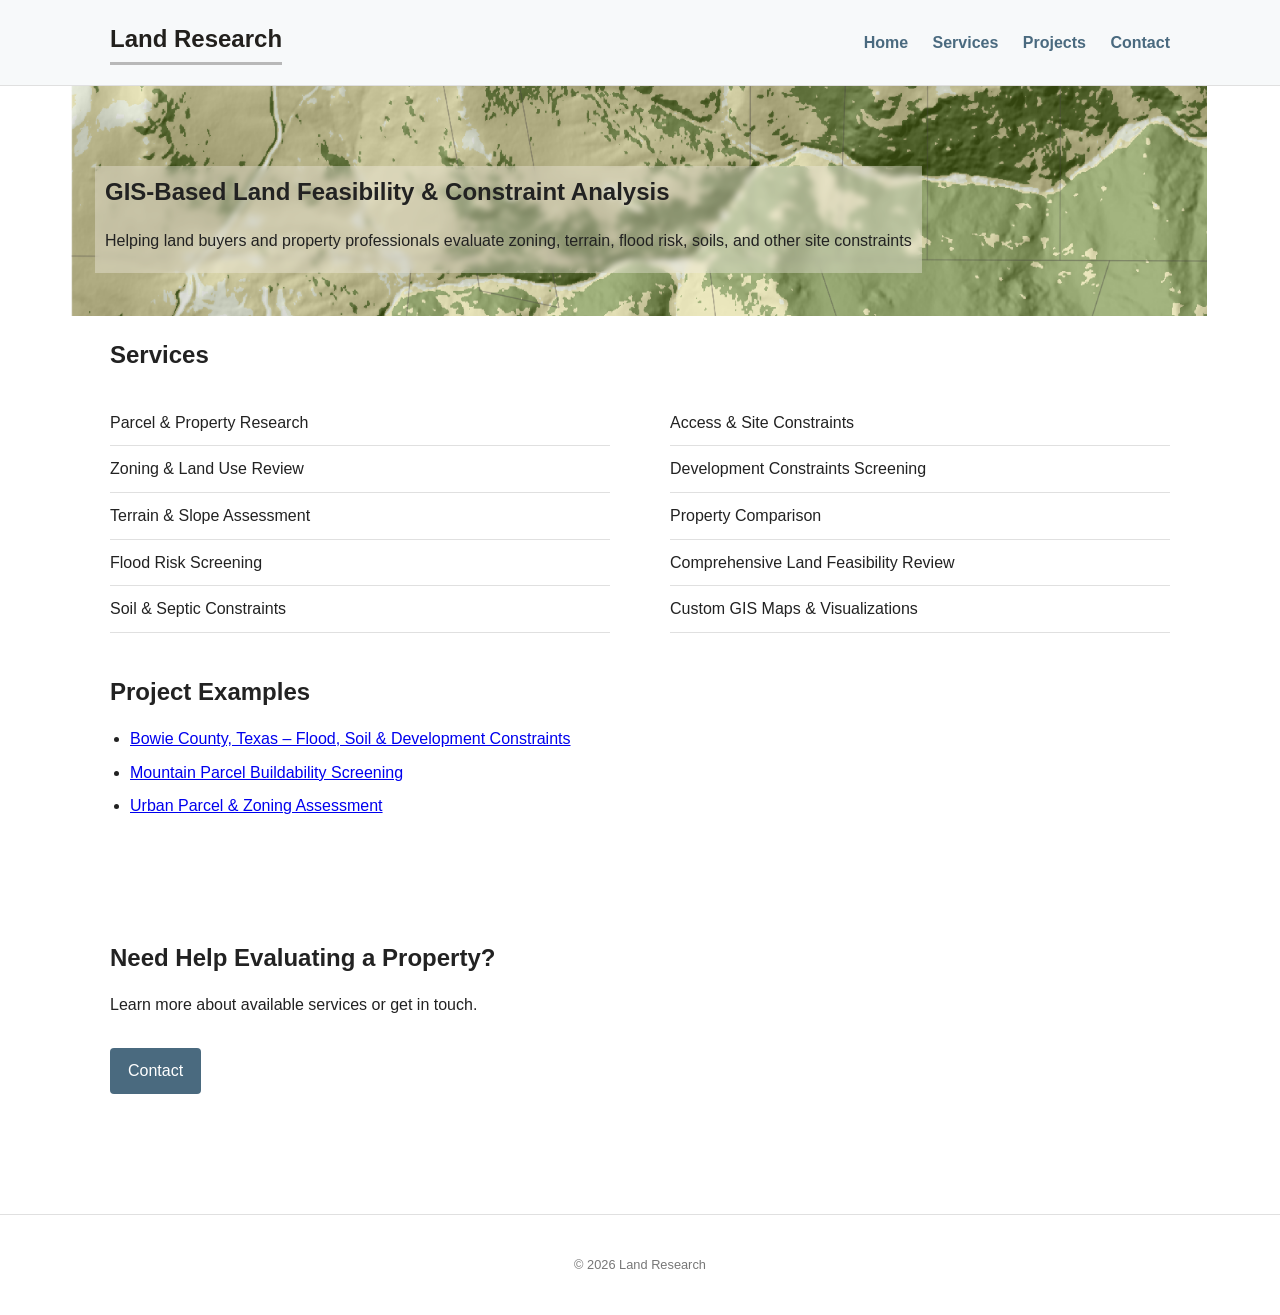
<file: index.html>
<!-- index.html -->


<!DOCTYPE html>
<html lang="en">
<head>
    <meta charset="UTF-8">
    <meta name="viewport" content="width=device-width, initial-scale=1.0">
    <title>Land Research</title>
    <link rel="stylesheet" href="styles.css">
</head>

<body>

<header>
    <div class="container nav">
        <h1 class="logo">Land Research</h1>
        <nav>
            <a href="index.html">Home</a>
            <a href="index.html#services">Services</a>
            <a href="index.html#projects">Projects</a>
            <a href="contact.html">Contact</a>
        </nav>
    </div>
</header>

<section class="hero">

    <div class="hero-overlay">

        <div class="hero-text">
            <h1>GIS-Based Land Feasibility & Constraint Analysis</h1>

            <p>
                Helping land buyers and property professionals evaluate zoning, terrain, flood risk, soils, and other site constraints
            </p>
        </div>

    </div>

</section>


<section class="services" id="services">
    <div class="container">

        <h2>Services</h2>

        <div class="service-groups">

            <div class="service-group">
                <ul>
                    <li>Parcel & Property Research</li>
                    <li>Zoning & Land Use Review</li>
                    <li>Terrain & Slope Assessment</li>
                    <li>Flood Risk Screening</li>
                    <li>Soil & Septic Constraints</li>
                </ul>
            </div>

            <div class="service-group">
                <ul>
                    <li>Access & Site Constraints</li>
                    <li>Development Constraints Screening</li>
                    <li>Property Comparison</li>
                    <li>Comprehensive Land Feasibility Review</li>
                    <li>Custom GIS Maps & Visualizations</li>
                </ul>
            </div>

        </div>

    </div>
</section>

<section class="projects" id="projects">
    <div class="container">

        <div class="link-box">

            <h2>Project Examples</h2>

           
            <ul>
                <li><a href="Projects\bowie_project.html">Bowie County, Texas – Flood, Soil & Development Constraints</a></li>
                <li><a href="Projects\larimer_project.html">Mountain Parcel Buildability Screening</a></li>
                <li><a href="Projects\denver_parcel_project.html">Urban Parcel & Zoning Assessment</a></li>
            </ul>

        </div>

    </div>
</section>

<section class="contact-preview">
    <div class="container">

        <h2>Need Help Evaluating a Property?</h2>

        <p>
            Learn more about available services or get in touch.
        </p>

        <a class="button" href="contact.html">Contact</a>

    </div>
</section>

<footer>
    <div class="container">
        <p>© 2026 Land Research</p>
    </div>
</footer>

</body>
</file>
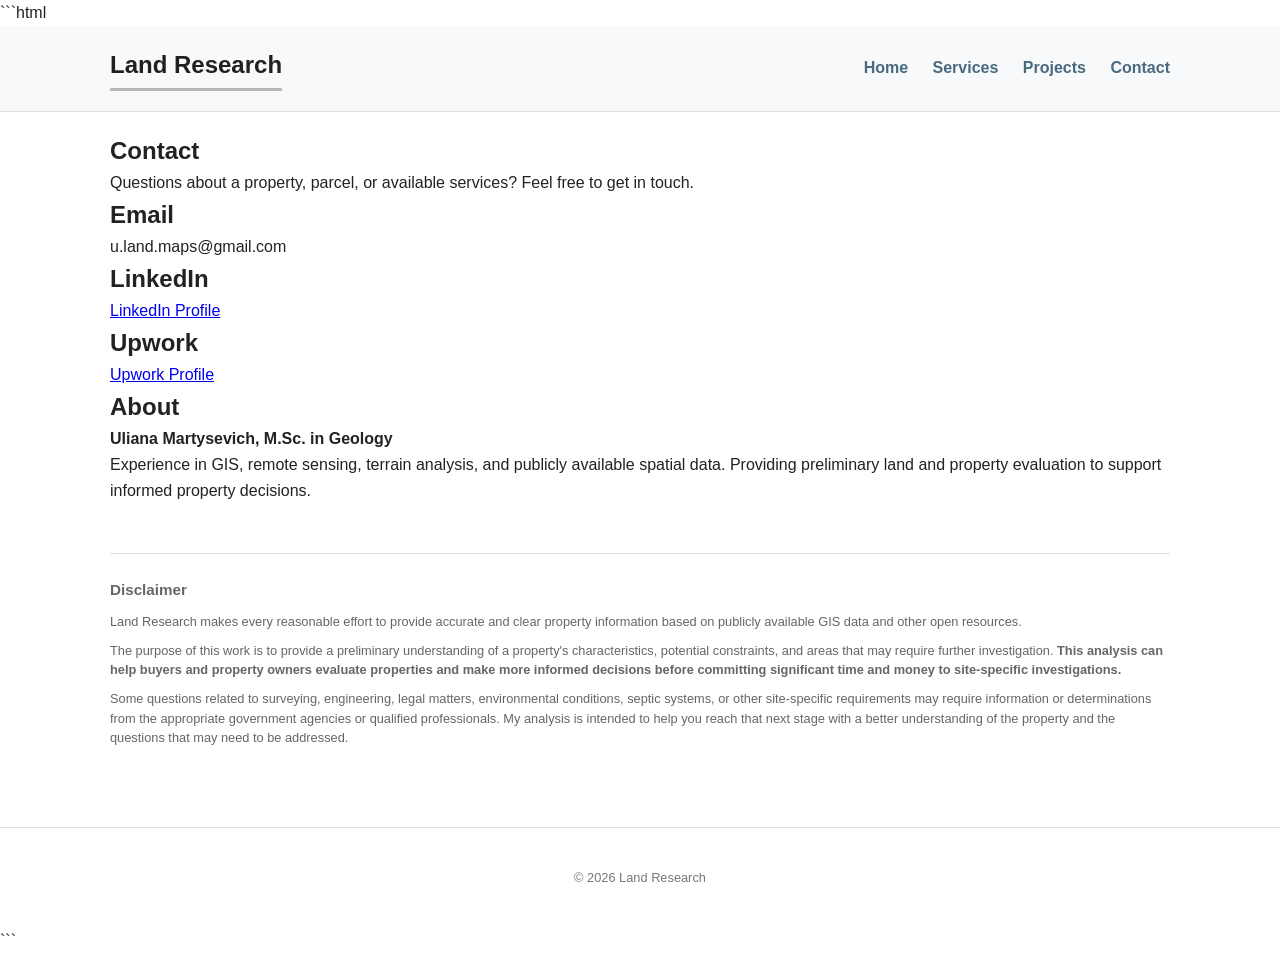
<file: contact.html>
```html
<!DOCTYPE html>
<html lang="en">

<head>

    <meta charset="UTF-8">
    <meta name="viewport" content="width=device-width, initial-scale=1.0">

    <title>Contact</title>

    <link rel="stylesheet" href="styles.css">

</head>

<body>

<header>

    <div class="container nav">

        <h1 class="logo">Land Research</h1>

        <nav>
            <a href="index.html">Home</a>
            <a href="index.html#services">Services</a>
            <a href="index.html#projects">Projects</a>
            <a href="contact.html">Contact</a>
        </nav>
    </div>

</header>


<main class="container">

<section class="page-header">

    <h1>Contact</h1>

    <p>
        Questions about a property, parcel, or available services?
        Feel free to get in touch.
    </p>

</section>


<section>

    <h2>Email</h2>

    <p>
        u.land.maps@gmail.com
    </p>

</section>


<section>

    <h2>LinkedIn</h2>

    <p>
        <a href="https://www.linkedin.com/in/u-martysevich" target="_blank">
            LinkedIn Profile
        </a>
    </p>

</section>


<section>

    <h2>Upwork</h2>

    <p>
        <a href="https://www.upwork.com/freelancers/~01363a36a1883f6e50?mp_source=share"target="_blank">
            Upwork Profile</a>
    </p>

</section>


<section>

    <h2>About</h2>

    <p>
        <strong>Uliana Martysevich, M.Sc. in Geology</strong>
    </p>

    <p>
        Experience in GIS, remote sensing, terrain analysis, and publicly available spatial data.
        Providing preliminary land and property evaluation to support informed property decisions.
    </p>

</section>

<section class="disclaimer">

    <h2>Disclaimer</h2>

    <p>
        Land Research makes every reasonable effort to provide accurate and clear
    property information based on publicly available GIS data and other open
    resources.
    </p>

    <p>
    The purpose of this work is to provide a preliminary understanding of
    a property's characteristics, potential constraints, and areas that may
    require further investigation.
    <strong>
        This analysis can help buyers and property owners evaluate properties
        and make more informed decisions before committing significant time
        and money to site-specific investigations.
    </strong>
    </p>

    <p>
        Some questions related to surveying, engineering, legal matters,
        environmental conditions, septic systems, or other site-specific
        requirements may require information or determinations from the
        appropriate government agencies or qualified professionals. My analysis
        is intended to help you reach that next stage with a better understanding
        of the property and the questions that may need to be addressed.
    </p>

</section>

</main>


<footer>

<div class="container">

<p>© 2026 Land Research</p>

</div>

</footer>

</body>

</html>
```
</file>
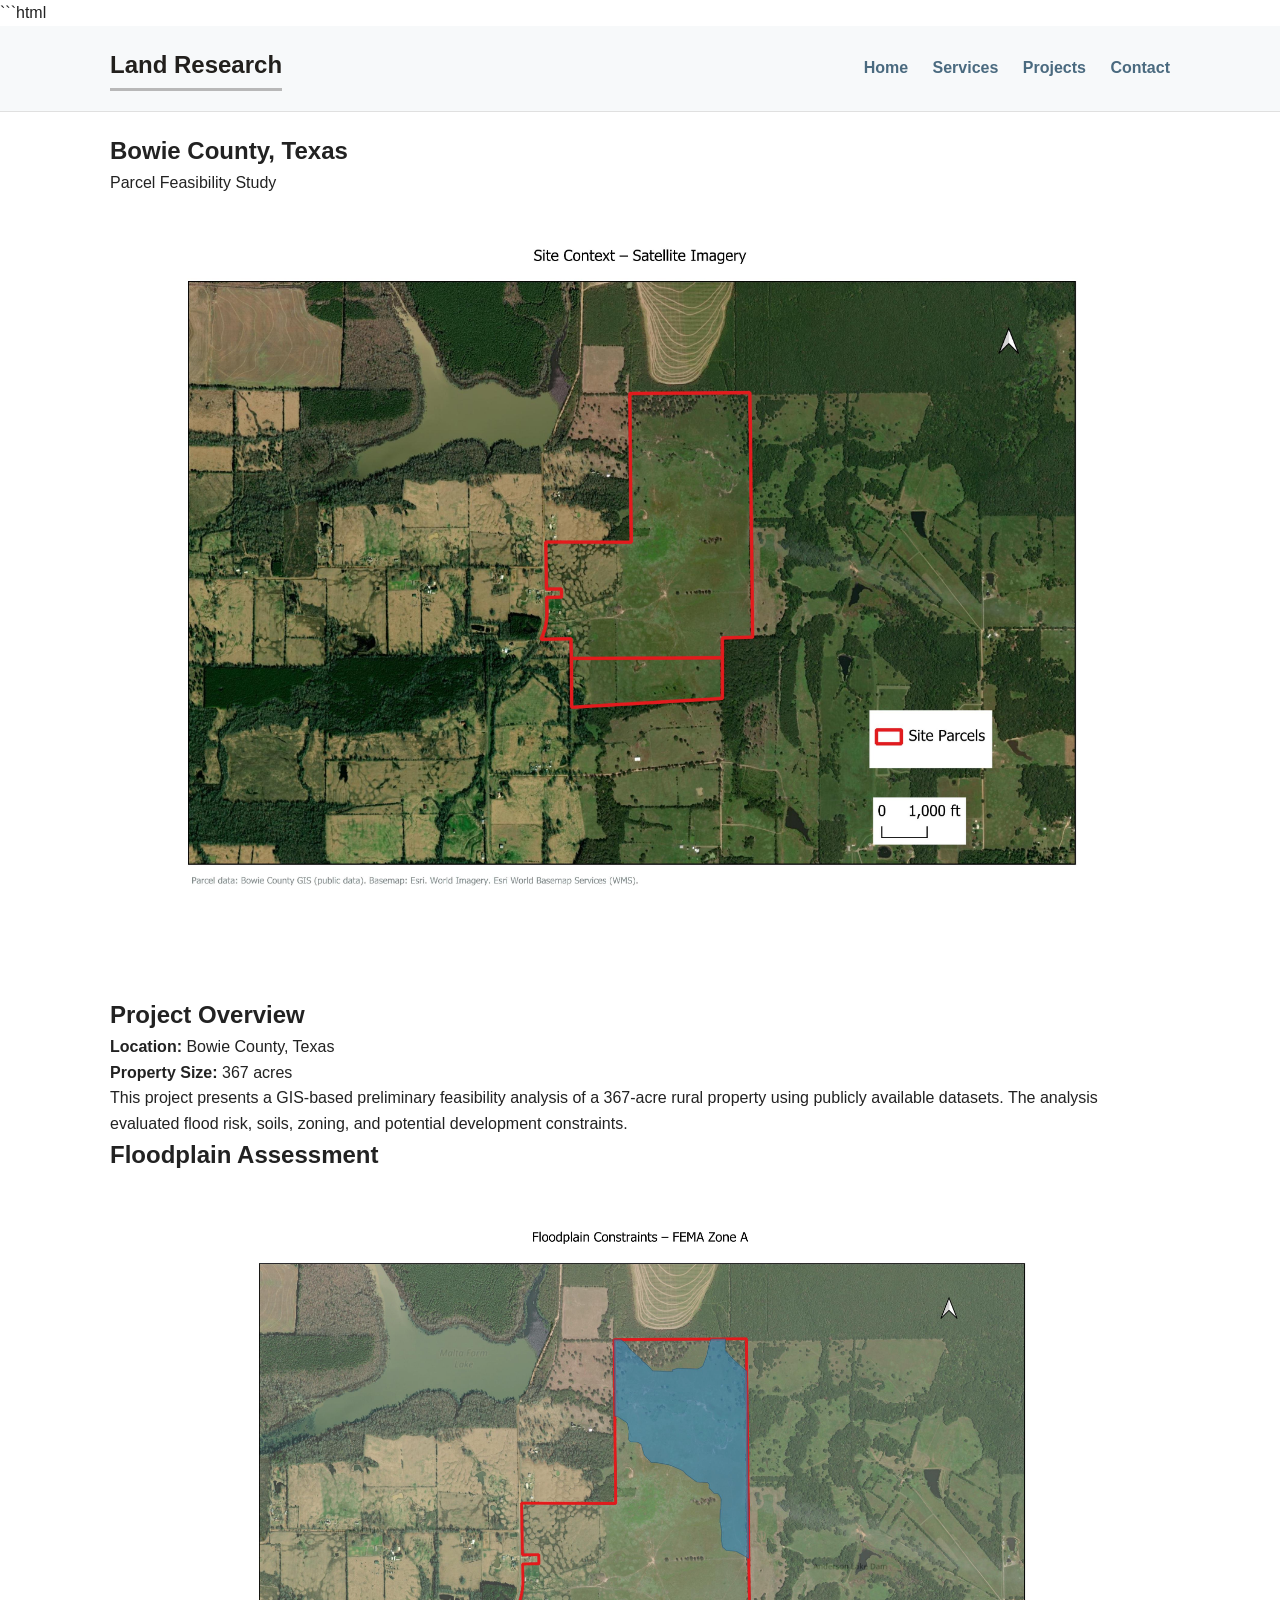
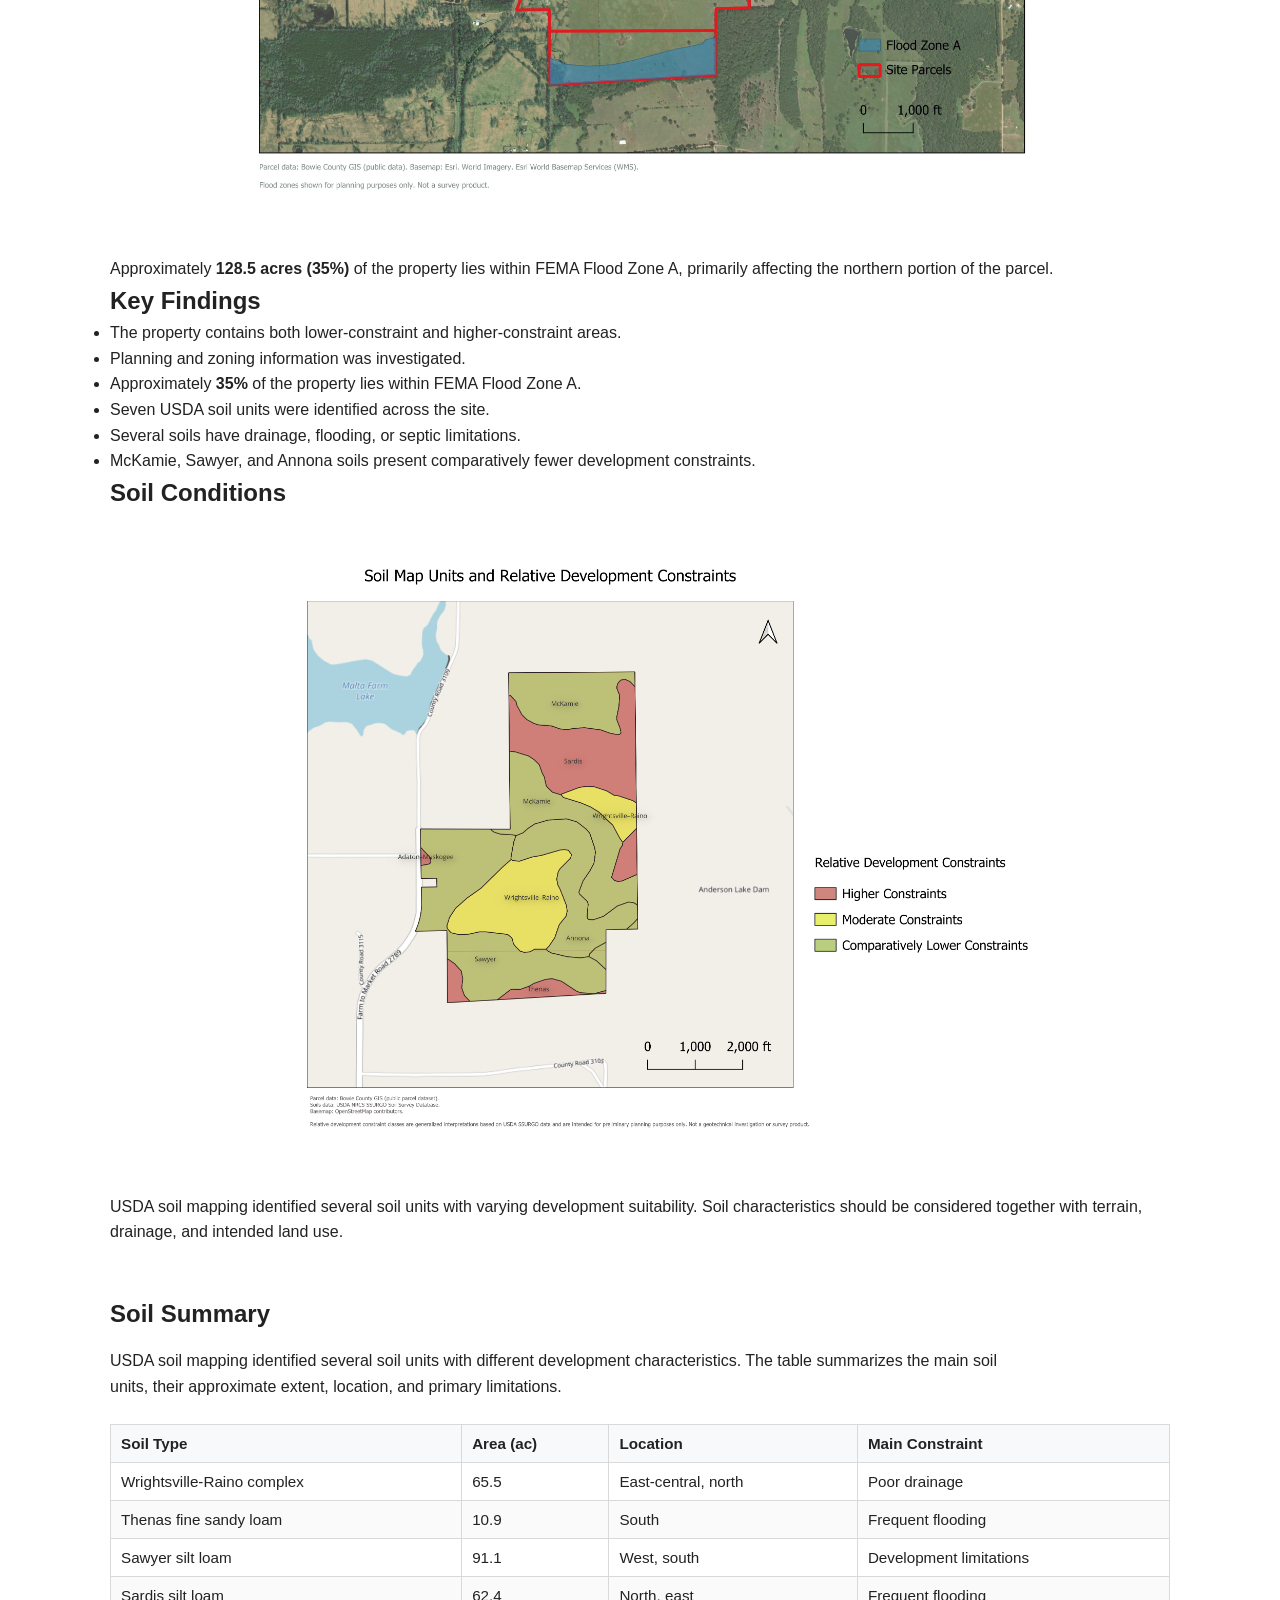
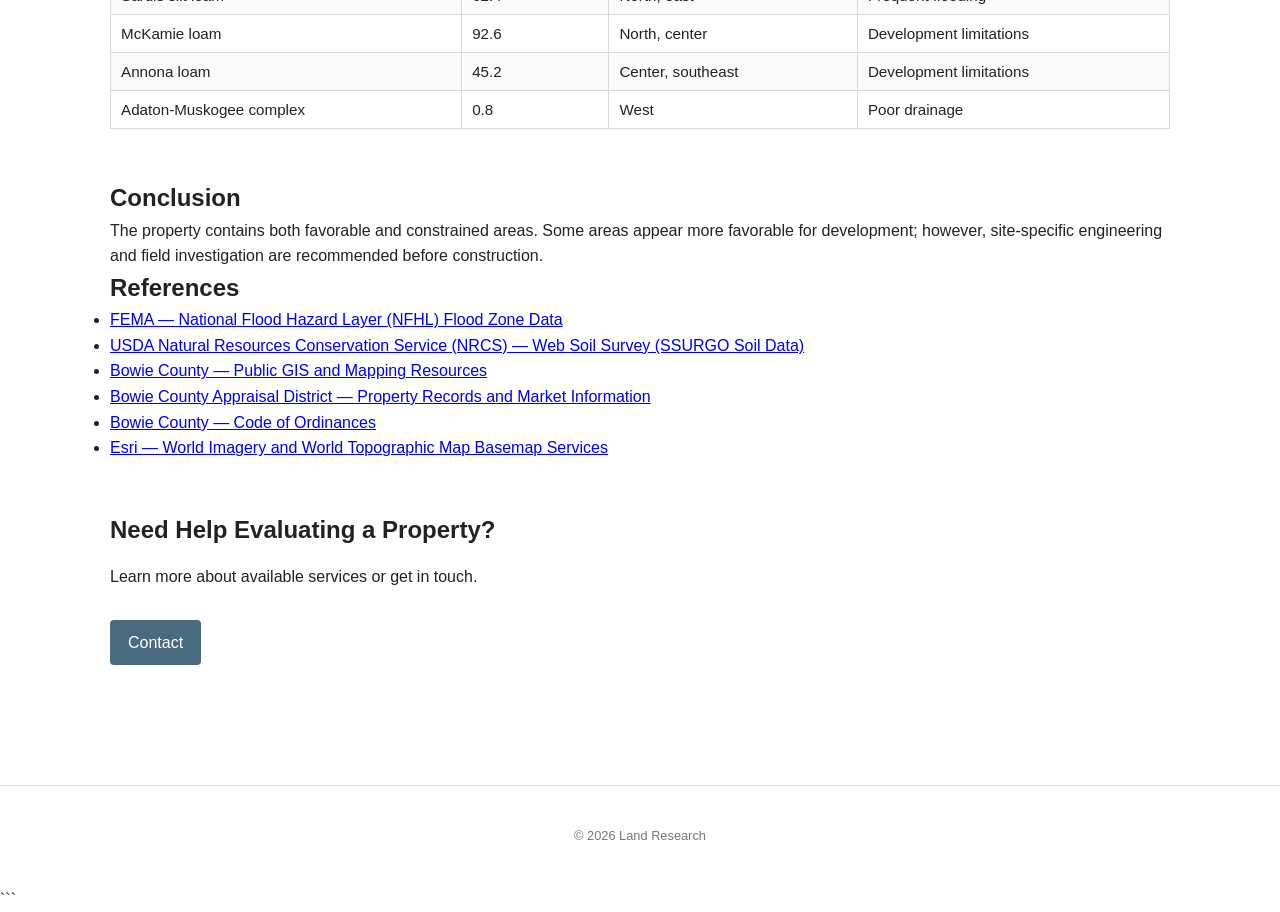
<file: Projects/bowie_project.html>
```html
<!DOCTYPE html>
<html lang="en">

<head>

    <meta charset="UTF-8">
    <meta name="viewport" content="width=device-width, initial-scale=1.0">

    <title>Bowie County, Texas | Parcel Feasibility Study</title>

    <link rel="stylesheet" href="../styles.css">

</head>

<body>

<header>

    <div class="container nav">

        <h1 class="logo">Land Research</h1>

        <nav>
            <a href="../index.html">Home</a>
            <a href="../index.html#services">Services</a>
            <a href="../index.html#projects">Projects</a>
            <a href="../contact.html">Contact</a>
        </nav>

    </div>

</header>


<main class="container">


<!--Hero-->

<section class="page-header">

    <h1>Bowie County, Texas</h1>

    <p>Parcel Feasibility Study</p>

</section>


<img src="../Images/Satellite_parcel.jpeg"
     alt="Aerial view of the property"
     class="project-hero">


<section>

<h2>Project Overview</h2>

<p>

<b>Location:</b> Bowie County, Texas<br>
<b>Property Size:</b> 367 acres

</p>

<p>

This project presents a GIS-based preliminary feasibility analysis of a 367-acre rural property using publicly available datasets.
The analysis evaluated flood risk, soils, zoning, and potential development constraints.

</p>

</section>

<section>

<h2>Floodplain Assessment</h2>

<img src="../Images/Flood_Constraint_Map.jpeg"
     alt="Floodplain Map"
     class="project-image">

<p>

Approximately <strong>128.5 acres (35%)</strong> of the property lies within
FEMA Flood Zone A, primarily affecting the northern portion of
the parcel.

</p>

</section>


<!-- FINDINGS -->

<section>

<h2>Key Findings</h2>

<ul>

<li>The property contains both lower-constraint and higher-constraint areas.</li>

<li>Planning and zoning information was investigated.</li>

<li>Approximately <strong>35%</strong> of the property lies within FEMA Flood Zone A.</li>

<li>Seven USDA soil units were identified across the site.</li>

<li>Several soils have drainage, flooding, or septic limitations.</li>

<li>McKamie, Sawyer, and Annona soils present comparatively fewer development constraints.</li>

</ul>

</section>


<!-- SOILS -->

<section>

<h2>Soil Conditions</h2>

<img src="../Images/Soil Map Units and Relative Development Constraints.png"
     alt="Soil Constraints Map"
     class="project-image">

<p>

USDA soil mapping identified several soil units with varying
development suitability. Soil characteristics should be considered
together with terrain, drainage, and intended land use.

</p>

</section>

<!-- SOIL SUMMARY TABLE -->

<section class="soil-summary">

    <h2>Soil Summary</h2>

    <p>
        USDA soil mapping identified several soil units with different
        development characteristics. The table summarizes the main soil
        units, their approximate extent, location, and primary limitations.
    </p>

    <table>
        <thead>
            <tr>
                <th>Soil Type</th>
                <th>Area (ac)</th>
                <th>Location</th>
                <th>Main Constraint</th>
            </tr>
        </thead>

        <tbody>
            <tr>
                <td>Wrightsville-Raino complex</td>
                <td>65.5</td>
                <td>East-central, north</td>
                <td>Poor drainage</td>
            </tr>

            <tr>
                <td>Thenas fine sandy loam</td>
                <td>10.9</td>
                <td>South</td>
                <td>Frequent flooding</td>
            </tr>

            <tr>
                <td>Sawyer silt loam</td>
                <td>91.1</td>
                <td>West, south</td>
                <td>Development limitations</td>
            </tr>

            <tr>
                <td>Sardis silt loam</td>
                <td>62.4</td>
                <td>North, east</td>
                <td>Frequent flooding</td>
            </tr>

            <tr>
                <td>McKamie loam</td>
                <td>92.6</td>
                <td>North, center</td>
                <td>Development limitations</td>
            </tr>

            <tr>
                <td>Annona loam</td>
                <td>45.2</td>
                <td>Center, southeast</td>
                <td>Development limitations</td>
            </tr>

            <tr>
                <td>Adaton-Muskogee complex</td>
                <td>0.8</td>
                <td>West</td>
                <td>Poor drainage</td>
            </tr>
        </tbody>
    </table>

</section>


<!-- CONCLUSION -->

<section>

<h2>Conclusion</h2>

<p>

The property contains both favorable and constrained areas.
Some areas appear more favorable for development; however, site-specific engineering and field investigation are recommended before construction.
</p>

</section>

<h2>References</h2>

<ul>

<li>
<a href="https://msc.fema.gov/portal/home" target="_blank">
FEMA — National Flood Hazard Layer (NFHL) Flood Zone Data
</a>
</li>

<li>
<a href="https://websoilsurvey.nrcs.usda.gov/" target="_blank">
USDA Natural Resources Conservation Service (NRCS) — Web Soil Survey (SSURGO Soil Data)
</a>
</li>

<li>
<a href="https://www.bowiecounty.org/" target="_blank">
Bowie County — Public GIS and Mapping Resources
</a>
</li>

<li>
<a href="https://bowieappraisal.com/property-search" target="_blank">
Bowie County Appraisal District — Property Records and Market Information
</a>
</li>

<li>
<a href="https://library.municode.com/tx/bowie/codes/code_of_ordinances" target="_blank">
Bowie County — Code of Ordinances
</a>
</li>

<li>
<a href="https://www.arcgis.com/home/index.html" target="_blank">
Esri — World Imagery and World Topographic Map Basemap Services
</a>
</li>

</ul>

<section class="contact-preview">

    <h2>Need Help Evaluating a Property?</h2>

    <p>
        Learn more about available services or get in touch.
    </p>

    <a class="button" href="../contact.html">Contact</a>

</section>

</main>


<footer>

<div class="container">

<p>© 2026 Land Research</p>

</div>

</footer>

</body>

</html>
```
</file>
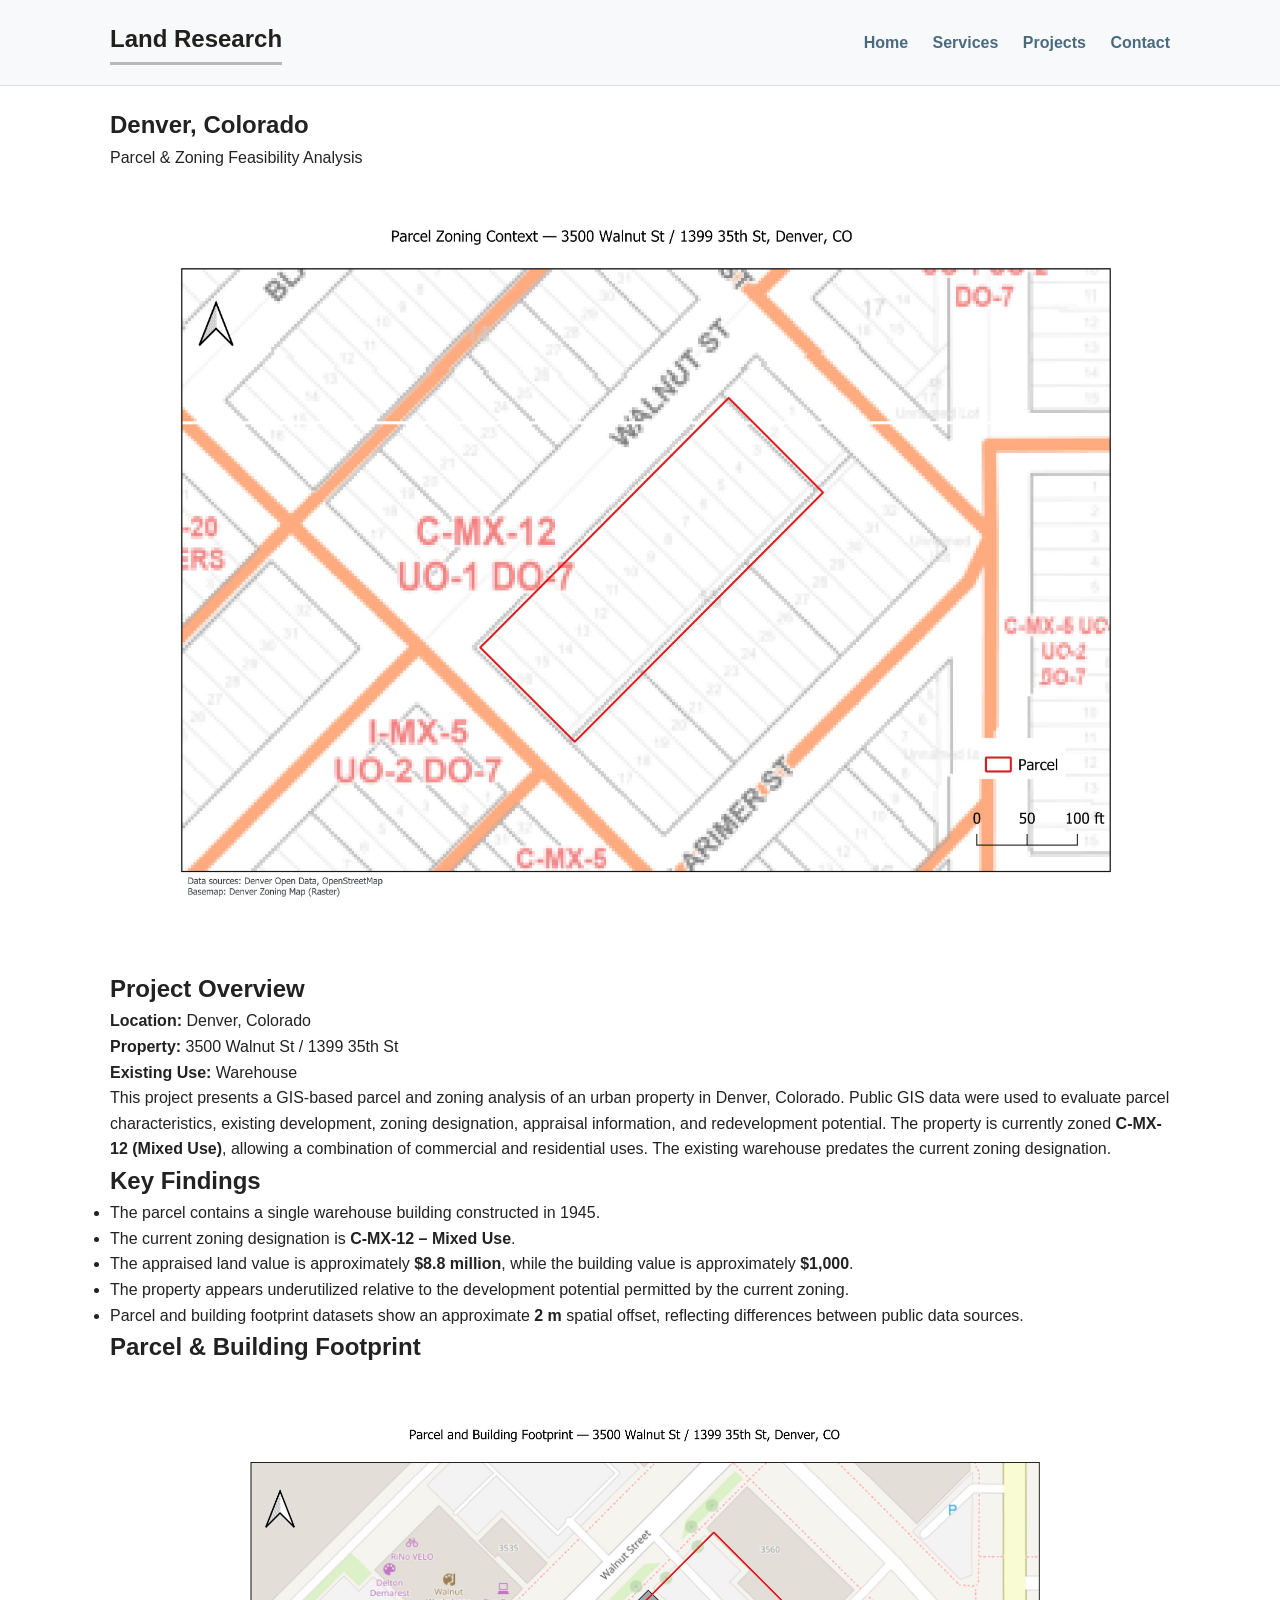
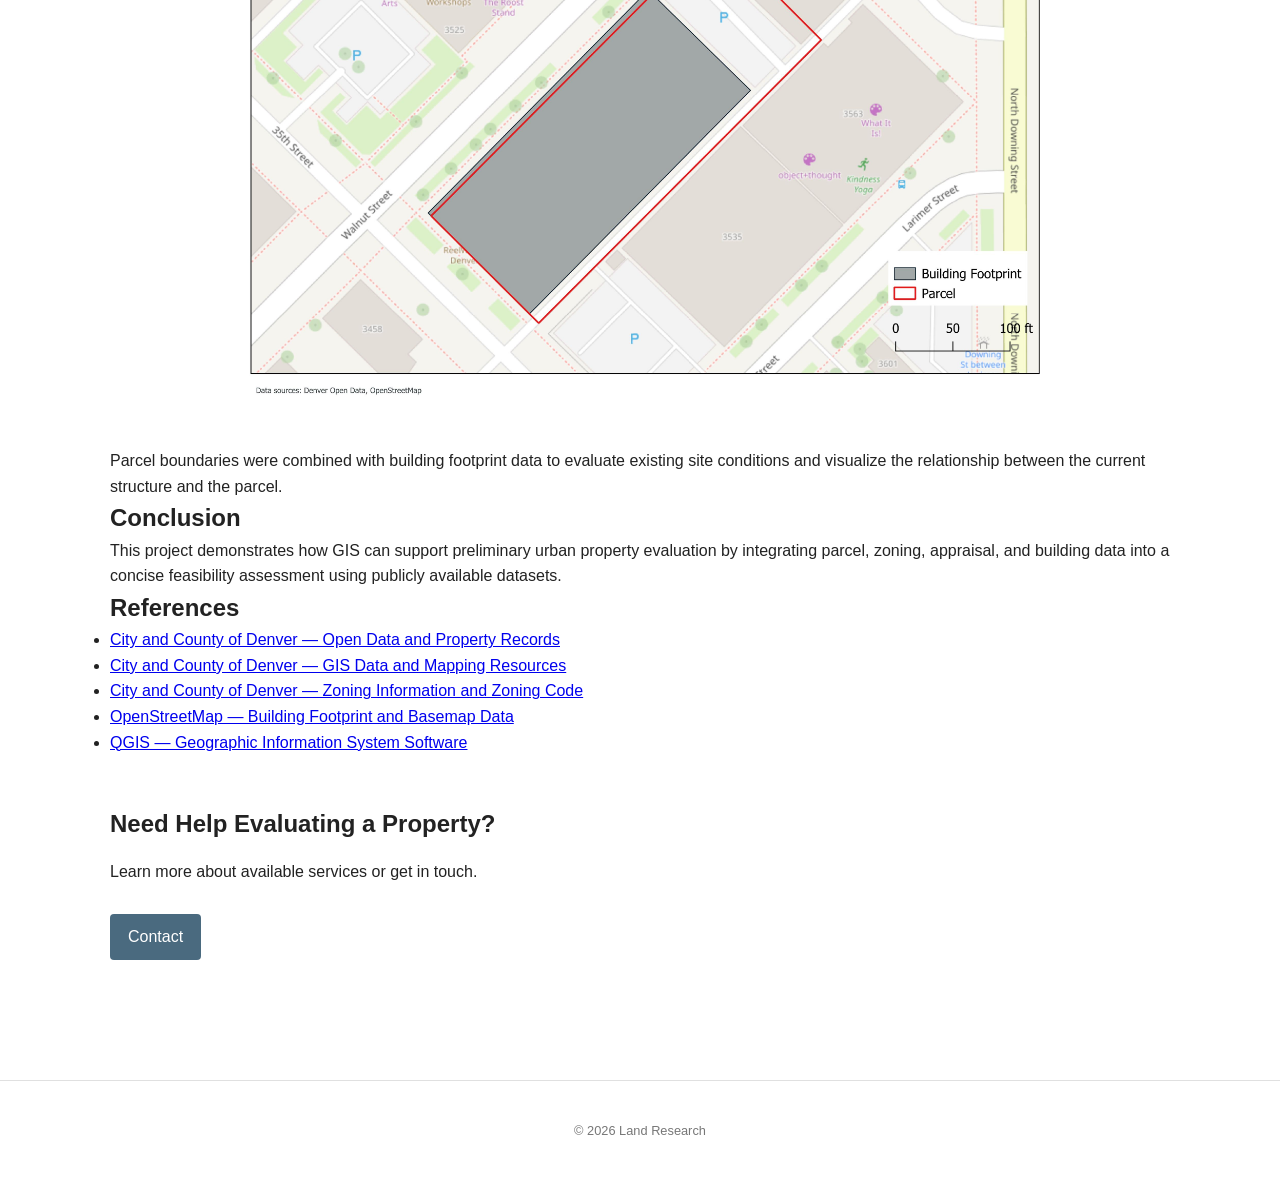
<file: Projects/denver_parcel_project.html>
<!DOCTYPE html>
<html lang="en">

<head>

    <meta charset="UTF-8">
    <meta name="viewport" content="width=device-width, initial-scale=1.0">

    <title>Denver, Colorado | Parcel & Zoning Feasibility Analysis</title>

    <link rel="stylesheet" href="../styles.css">

</head>

<body>

<header>

    <div class="container nav">

        <h1 class="logo">Land Research</h1>

        <nav>
            <a href="../index.html">Home</a>
            <a href="../index.html#services">Services</a>
            <a href="../index.html#projects">Projects</a>
            <a href="../contact.html">Contact</a>
        </nav>

    </div>

</header>


<main class="container">


<!-- Hero -->

<section class="page-header">

    <h1>Denver, Colorado</h1>

    <p>Parcel & Zoning Feasibility Analysis</p>

</section>


<img src="../Images/denver_parcell_1399_35th_str.jpeg"
     alt="Parcel zoning context map"
     class="project-hero">


<!-- Project Overview -->

<section>

<h2>Project Overview</h2>

<p>

<b>Location:</b> Denver, Colorado<br>
<b>Property:</b> 3500 Walnut St / 1399 35th St<br>
<b>Existing Use:</b> Warehouse

</p>

<p>

This project presents a GIS-based parcel and zoning analysis of an urban property in Denver, Colorado.
Public GIS data were used to evaluate parcel characteristics, existing development,
zoning designation, appraisal information, and redevelopment potential.

The property is currently zoned <strong>C-MX-12 (Mixed Use)</strong>, allowing a combination of
commercial and residential uses. The existing warehouse predates the current zoning designation.

</p>

</section>


<!-- Key Findings -->

<section>

<h2>Key Findings</h2>

<ul>

<li>The parcel contains a single warehouse building constructed in 1945.</li>

<li>The current zoning designation is <strong>C-MX-12 – Mixed Use</strong>.</li>

<li>The appraised land value is approximately <strong>$8.8 million</strong>, while the building value is approximately <strong>$1,000</strong>.</li>

<li>The property appears underutilized relative to the development potential permitted by the current zoning.</li>

<li>Parcel and building footprint datasets show an approximate <strong>2 m</strong> spatial offset, reflecting differences between public data sources.</li>

</ul>

</section>


<!-- Parcel Map -->

<section>

<h2>Parcel & Building Footprint</h2>

<img src="../Images/denver_parcell_footprint_1399_35th_str.jpeg"
     alt="Parcel and building footprint"
     class="project-image">

<p>

Parcel boundaries were combined with building footprint data to evaluate existing site conditions
and visualize the relationship between the current structure and the parcel.

</p>

</section>


<!-- Conclusion -->

<section>

<h2>Conclusion</h2>

<p>

This project demonstrates how GIS can support preliminary urban property evaluation by integrating
parcel, zoning, appraisal, and building data into a concise feasibility assessment using publicly
available datasets.

</p>

</section>
<h2>References</h2>

<ul>

<li>
<a href="https://www.denvergov.org/maps/map/property" target="_blank">
City and County of Denver — Open Data and Property Records
</a>
</li>

<li>
<a href="https://www.denvergov.org/GIS" target="_blank">
City and County of Denver — GIS Data and Mapping Resources
</a>
</li>

<li>
<a href="https://www.denvergov.org/Government/Agencies-Departments-Offices/Community-Planning-and-Development/Planning-and-Zoning/Zoning" target="_blank">
City and County of Denver — Zoning Information and Zoning Code
</a>
</li>

<li>
<a href="https://www.openstreetmap.org/" target="_blank">
OpenStreetMap — Building Footprint and Basemap Data
</a>
</li>

<li>
<a href="https://qgis.org/" target="_blank">
QGIS — Geographic Information System Software
</a>
</li>

</ul>


<!-- Contact -->

<section class="contact-preview">

    <h2>Need Help Evaluating a Property?</h2>

    <p>
        Learn more about available services or get in touch.
    </p>

    <a class="button" href="../contact.html">Contact</a>

</section>


</main>


<footer>

<div class="container">

<p>© 2026 Land Research</p>

</div>

</footer>

</body>

</html>
</file>
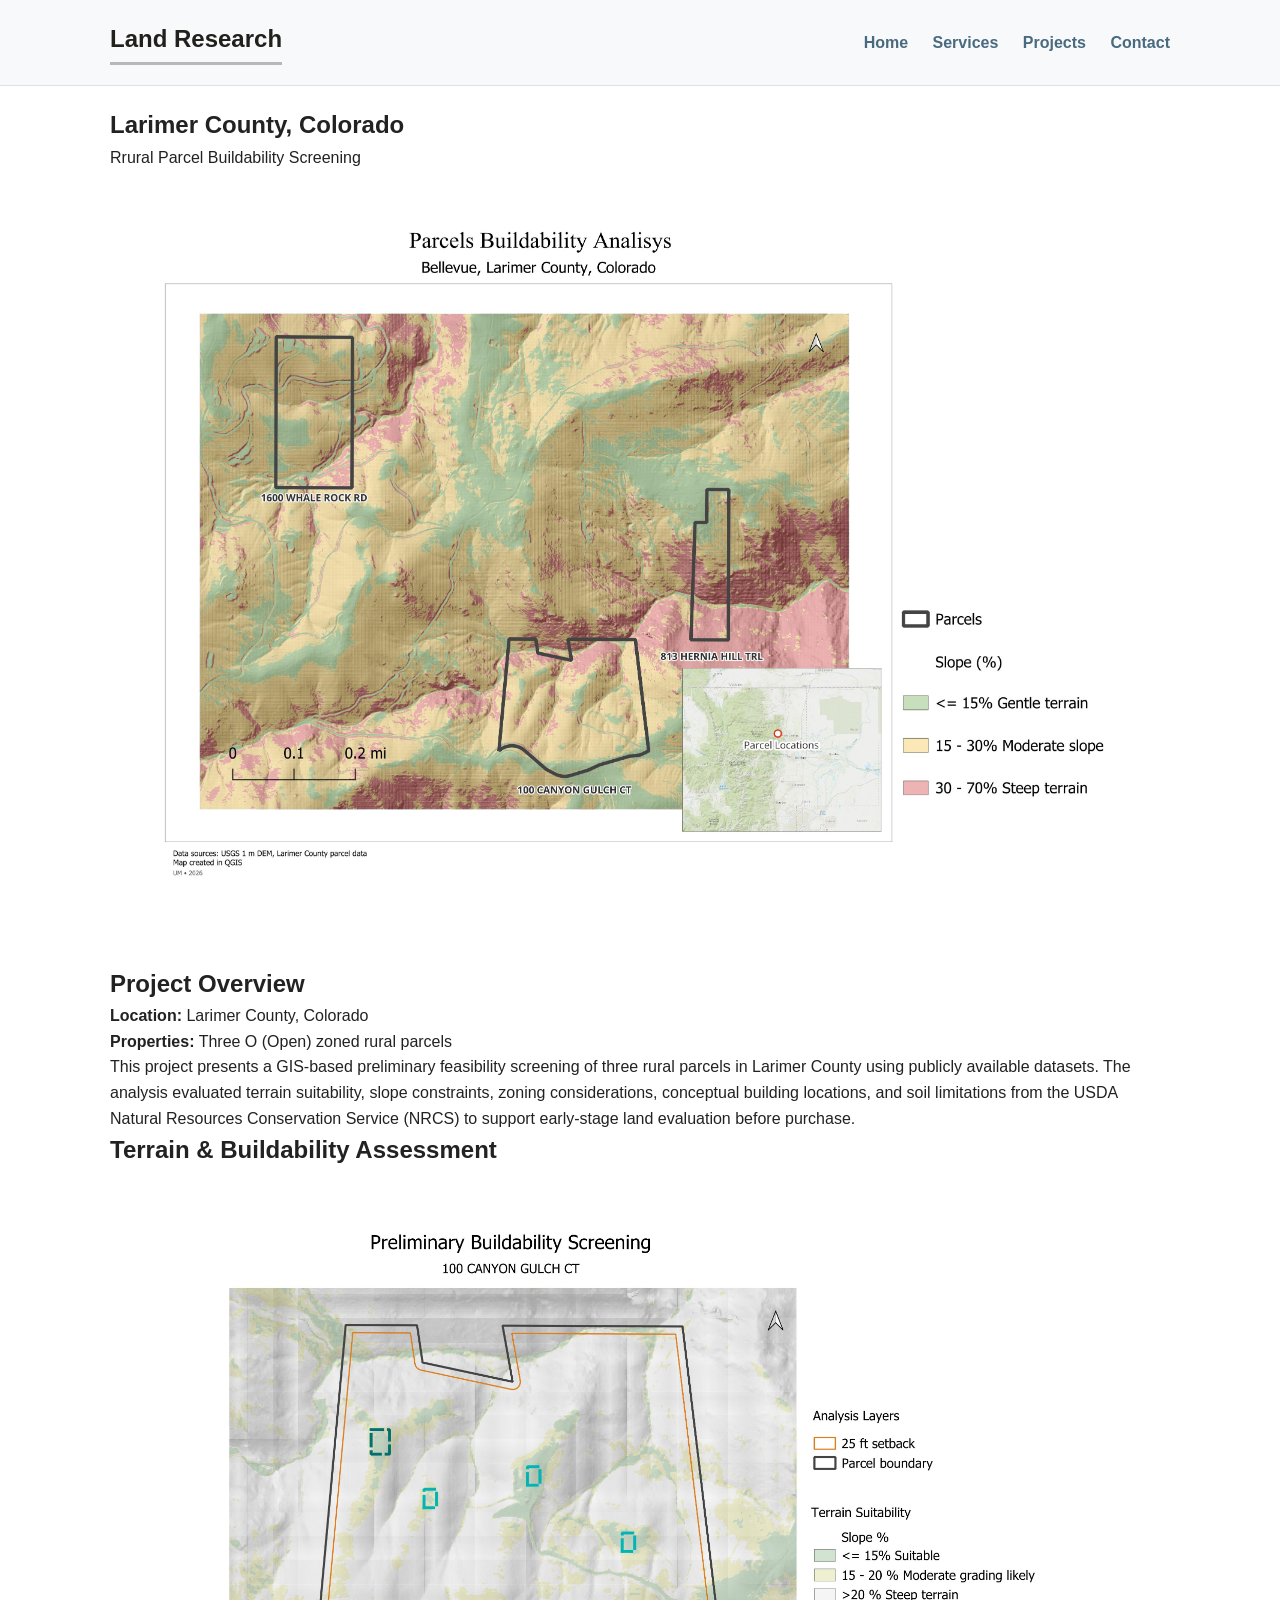
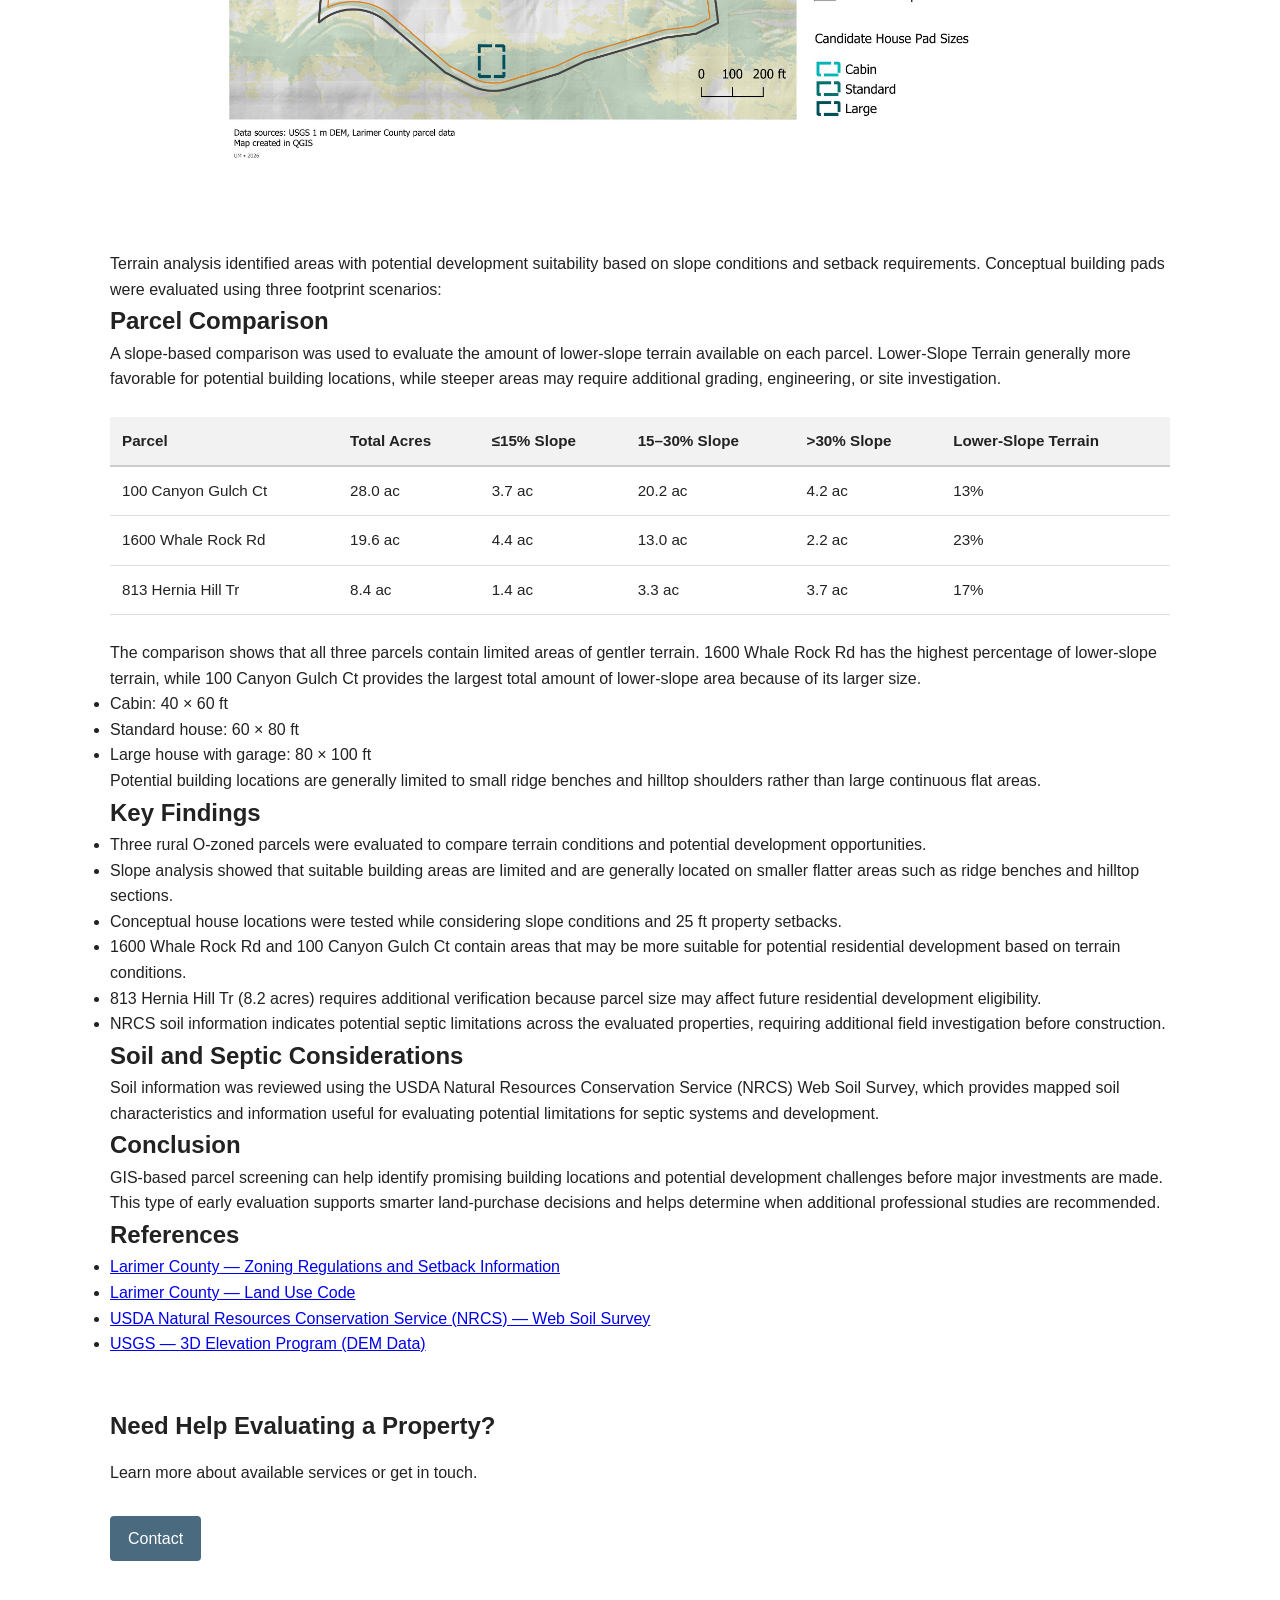
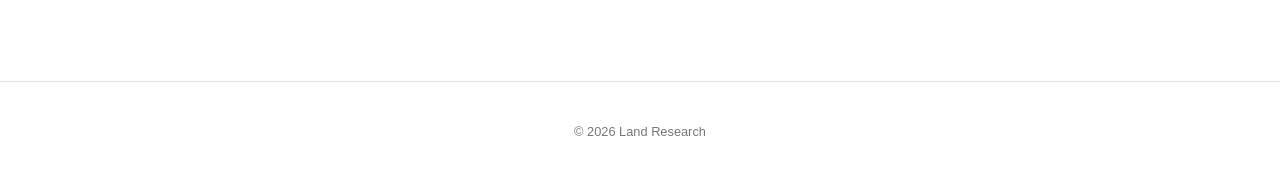
<file: Projects/larimer_project.html>
<!DOCTYPE html>
<html lang="en">

<head>

<meta charset="UTF-8">
<meta name="viewport" content="width=device-width, initial-scale=1.0">

<title>Larimer County, Colorado | Rural Parcel Buildability Screening</title>

<link rel="stylesheet" href="../styles.css">

</head>


<body>


<header>

    <div class="container nav">

        <h1 class="logo">Land Research</h1>

        <nav>
            <a href="../index.html">Home</a>
            <a href="../index.html#services">Services</a>
            <a href="../index.html#projects">Projects</a>
            <a href="../contact.html">Contact</a>
        </nav>

    </div>

</header>


<main class="container">


<!-- HERO -->

<section class="page-header">

<h1>Larimer County, Colorado</h1>

<p>Rrural Parcel Buildability Screening</p>

</section>


<img src="../Images/Larimer_Overview_Buildability Analysis Layout.jpeg"
     alt="Overview of three rural parcels in Larimer County"
     class="project-hero">



<!-- PROJECT OVERVIEW -->


<section>

<h2>Project Overview</h2>


<p>

<b>Location:</b> Larimer County, Colorado<br>
<b>Properties:</b> Three O (Open) zoned rural parcels

</p>


<p>

<p>

This project presents a GIS-based preliminary feasibility screening of three rural parcels in Larimer County using publicly available datasets.

The analysis evaluated terrain suitability, slope constraints, zoning considerations, conceptual building locations, and soil limitations from the USDA Natural Resources Conservation Service (NRCS) to support early-stage land evaluation before purchase.

</p>

</p>


</section>





<!-- TERRAIN -->

<section>


<h2>Terrain & Buildability Assessment</h2>


<img src="../Images/Larimer_Potential Buildable Terrain Hernia copy 100 Canion.jpeg"
     alt="Potential buildable terrain analysis"
     class="project-image">


<p>

Terrain analysis identified areas with potential development suitability based on slope conditions and setback requirements.

Conceptual building pads were evaluated using three footprint scenarios:

</p>

<!-- PARCEL COMPARISON -->

<section>

<h2>Parcel Comparison</h2>

<p>

A slope-based comparison was used to evaluate the amount of lower-slope terrain available on each parcel. Lower-Slope Terrain  generally more favorable for potential building locations, while steeper areas may require additional grading, engineering, or site investigation.

</p>


<table>

<tr>
    <th>Parcel</th>
    <th>Total Acres</th>
    <th>≤15% Slope</th>
    <th>15–30% Slope</th>
    <th>>30% Slope</th>
    <th>Lower-Slope Terrain</th>
</tr>


<tr>
    <td>100 Canyon Gulch Ct</td>
    <td>28.0 ac</td>
    <td>3.7 ac</td>
    <td>20.2 ac</td>
    <td>4.2 ac</td>
    <td>13%</td>
</tr>


<tr>
    <td>1600 Whale Rock Rd</td>
    <td>19.6 ac</td>
    <td>4.4 ac</td>
    <td>13.0 ac</td>
    <td>2.2 ac</td>
    <td>23%</td>
</tr>


<tr>
    <td>813 Hernia Hill Tr</td>
    <td>8.4 ac</td>
    <td>1.4 ac</td>
    <td>3.3 ac</td>
    <td>3.7 ac</td>
    <td>17%</td>
</tr>


</table>


<p>

The comparison shows that all three parcels contain limited areas of gentler terrain. 1600 Whale Rock Rd has the highest percentage of lower-slope terrain, while 100 Canyon Gulch Ct provides the largest total amount of lower-slope area because of its larger size.

</p>


</section>


<ul>

<li>Cabin: 40 × 60 ft</li>

<li>Standard house: 60 × 80 ft</li>

<li>Large house with garage: 80 × 100 ft</li>

</ul>


<p>

Potential building locations are generally limited to small ridge benches and hilltop shoulders rather than large continuous flat areas.

</p>


</section>






<!-- KEY FINDINGS -->


<section>


<h2>Key Findings</h2>

<ul>

<li>
Three rural O-zoned parcels were evaluated to compare terrain conditions and potential development opportunities.
</li>

<li>
Slope analysis showed that suitable building areas are limited and are generally located on smaller flatter areas such as ridge benches and hilltop sections.
</li>

<li>
Conceptual house locations were tested while considering slope conditions and 25 ft property setbacks.
</li>

<li>
1600 Whale Rock Rd and 100 Canyon Gulch Ct contain areas that may be more suitable for potential residential development based on terrain conditions.
</li>

<li>
813 Hernia Hill Tr (8.2 acres) requires additional verification because parcel size may affect future residential development eligibility.
</li>

<li>
NRCS soil information indicates potential septic limitations across the evaluated properties, requiring additional field investigation before construction.
</li>

</ul>
</section>






<!-- SOILS -->


<section>


<h2>Soil and Septic Considerations</h2>


<p>

<p>

Soil information was reviewed using the USDA Natural Resources Conservation Service (NRCS) Web Soil Survey, which provides mapped soil characteristics and information useful for evaluating potential limitations for septic systems and development.

</p>

</p>


</section>






<!-- CONCLUSION -->


<section>


<h2>Conclusion</h2>


<p>

GIS-based parcel screening can help identify promising building locations and potential development challenges before major investments are made.

This type of early evaluation supports smarter land-purchase decisions and helps determine when additional professional studies are recommended.

</p>


</section>

<section>

<section>

<h2>References</h2>

<ul>

<li>
<a href="https://www.larimer.gov/planning/zoning" target="_blank">
Larimer County — Zoning Regulations and Setback Information
</a>
</li>

<li>
<a href="https://www.larimer.gov/planning/land-use-code" target="_blank">
Larimer County — Land Use Code
</a>
</li>

<li>
<a href="https://websoilsurvey.nrcs.usda.gov/" target="_blank">
USDA Natural Resources Conservation Service (NRCS) — Web Soil Survey
</a>
</li>

<li>
<a href="https://www.usgs.gov/3d-elevation-program" target="_blank">
USGS — 3D Elevation Program (DEM Data)
</a>
</li>

</ul>

</section>
</li>

</ul>

</section>





<section class="contact-preview">


<h2>Need Help Evaluating a Property?</h2>

<p>
Learn more about available services or get in touch.
</p>


<a class="button" href="../contact.html">Contact</a>


</section>



</main>





<footer>

<div class="container">

<p>© 2026 Land Research</p>

</div>

</footer>



</body>

</html>
</file>
<file: styles.css>
* {
    box-sizing: border-box;
    margin: 0;
    padding: 0;
}

body {
    font-family: Arial, sans-serif;
    color: #222;
    background: #ffffff;
    line-height: 1.6;
}

.logo {
    display: flex;
    flex-direction: column;
    align-items: flex-start;

    font-size: 1.5rem;
    font-weight: 700;
    color: #22201D;
    margin: 0;
}

.logo::after {
    content: "";
    width: 100%;
    height: 3px;
    background: #b8b8b8;
    margin-top: 4px;
}

/* CONTAINER */

.container {
    max-width: 1100px;
    margin: auto;
    padding: 20px;
}

/* HEADER */

header {
    background: #f7f9fa;
    border-bottom: 1px solid #e0e0e0;
}

.nav {
    display: flex;
    justify-content: space-between;
    align-items: center;
}

nav a {
    margin-left: 20px;
    text-decoration: none;
    color: #4a6a7f;
    font-weight: bold;
}

nav a:hover {
    text-decoration: underline;
}

/* HERO */

.hero {
    display: flex;
    align-items: flex-start;

    padding-top: 80px;
    padding-left: 95px;

    min-height: 230px;

    background-image: url("Images/hero_image.png");
    background-size: cover;
    background-position: center;
}


.hero-text h1 {
    font-size: 1.5rem;
    line-height: 1.3;
    margin-bottom: 20px;
}

.hero-text h2 {
    margin-bottom: 15px;
}

.hero-text {
    background: rgba(245,240,230,0.38);

    backdrop-filter: blur(3px);

    padding: 10px;

    max-width: 900px;
}

.hero-text p {
    margin-bottom: 10px;
}

.service-list {
    list-style: none;
    margin-top: 20px;
}

.service-list li {
    padding: 10px 0;
    border-bottom: 1px solid #e0e0e0;
}
.service-groups {
    display: grid;
    grid-template-columns: 1fr 1fr;
    gap: 60px;
    margin-top: 25px;
}

.service-group h3 {
    margin-bottom: 15px;
    font-size: 1.1rem;
}

.service-group ul {
    list-style: none;
    margin: 0;
    padding: 0;
}

.service-group li {
    padding: 10px 0;
    border-bottom: 1px solid #e0e0e0;
}

@media (max-width: 768px) {
    .service-groups {
        grid-template-columns: 1fr;
        gap: 30px;
    }
}
/* LINKS SECTION */

.links-section {
    background: #f7f9fa;
    margin-top: 50px;
    padding: 40px 0;
}

.link-box {
    margin-bottom: 30px;
}

.link-box h2 {
    margin-bottom: 10px;
}

.button {
    display: inline-block;
    margin-top: 10px;
    padding: 10px 18px;
    background: #4a6a7f;
    color: white;
    text-decoration: none;
    border-radius: 4px;
}

.button:hover {
    background: #3b5566;
}

/* CONTACT */

.contact-preview {
    padding: 50px 0;
}

.contact-preview h2 {
    margin-bottom: 15px;
}

.contact-preview p {
    margin-bottom: 20px;
}
/* FOOTER */

footer {
    margin-top: 50px;
    padding: 20px 0;
    text-align: center;
    border-top: 1px solid #e0e0e0;
    color: #777;
    font-size: 0.8rem;
}

/* MOBILE */

@media (max-width: 768px) {
    .hero-grid {
        grid-template-columns: 1fr;
    }

   
    .nav {
        flex-direction: column;
        align-items: flex-start;
    }

    nav {
        margin-top: 10px;
    }
}

.link-box ul {
    margin-top: 15px;
    margin-bottom: 20px;
    padding-left: 20px;
}

.link-box li {
    margin-bottom: 8px;
}

.project-image {
    display: block;
    width: 100%;
    max-width: 900px;
    margin: 20px auto;
    border-radius: 6px;
    margin-bottom: 25px;
}

.project-hero {
    display: block;
    width: 100%;
    height: auto;
    margin: 10px 0 40px;
    border-radius: 6px;
}
.analysis-box {
    max-width: 1000px;
    margin: 60px auto;
    padding: 35px;
    background: #f8f8f8;
    border-radius: 8px;
    border-left: 5px solid #4a6a7f;
    box-shadow: 0 2px 8px rgba(0,0,0,0.08);
}
.analysis-box h2 {
    color: #4a6a7f;
}

/* Project comparison table */

table {
    width: 100%;
    border-collapse: collapse;
    margin: 25px 0;
    font-size: 0.95rem;
}

th {
    background-color: #f2f2f2;
    font-weight: 600;
    text-align: left;
    padding: 12px;
    border-bottom: 2px solid #ccc;
}

td {
    padding: 12px;
    border-bottom: 1px solid #ddd;
}

tr:hover {
    background-color: #f8f8f8;
}

.soil-summary {
    margin: 50px auto;
    max-width: 1100px;
}

.soil-summary h2 {
    margin-bottom: 15px;
}

.soil-summary p {
    margin-bottom: 25px;
    max-width: 900px;
}

.soil-summary table {
    width: 100%;
    border-collapse: collapse;
    font-size: 0.95rem;
}

.soil-summary th {
    background: #f7f9fa;
    font-weight: bold;
    text-align: left;
}

.soil-summary th,
.soil-summary td {
    border: 1px solid #d9d9d9;
    padding: 10px;
}

.soil-summary tr:nth-child(even) {
    background: #fafafa;
}

.project-links {
    margin-top: 25px;
    display: grid;
    gap: 12px;
}

.project-links a {
    display: block;
    padding: 14px 16px;
    border: 1px solid #e0e0e0;
    border-radius: 5px;
    text-decoration: none;
    color: #4a6a7f;
    background: #fff;
}

.project-links a:hover {
    border-color: #4a6a7f;
    background: #f7f9fa;
}

.disclaimer {
    margin-top: 50px;
    padding-top: 25px;
    border-top: 1px solid #e0e0e0;
    font-size: 0.8rem;
    line-height: 1.5;
    color: #666;
}

.disclaimer h2 {
    font-size: 0.95rem;
    margin-bottom: 10px;
}

.disclaimer p {
    margin-bottom: 10px;
}

/* MOBILE HERO */

@media (max-width: 768px) {

    .hero {
        padding: 50px 20px 40px;
        min-height: 400px;
    }

    .hero-text {
    width: auto;
    max-width: 100%;
    padding: 16px;
}

    .hero-text h1 {
        font-size: 1.6rem;
        line-height: 1.3;
    }

}
/* MOBILE LANDSCAPE */

@media (max-width: 1024px) and (orientation: landscape) {

    .hero {
        background-size: 120% auto;
        background-position: center center;
    }

}
</file>
